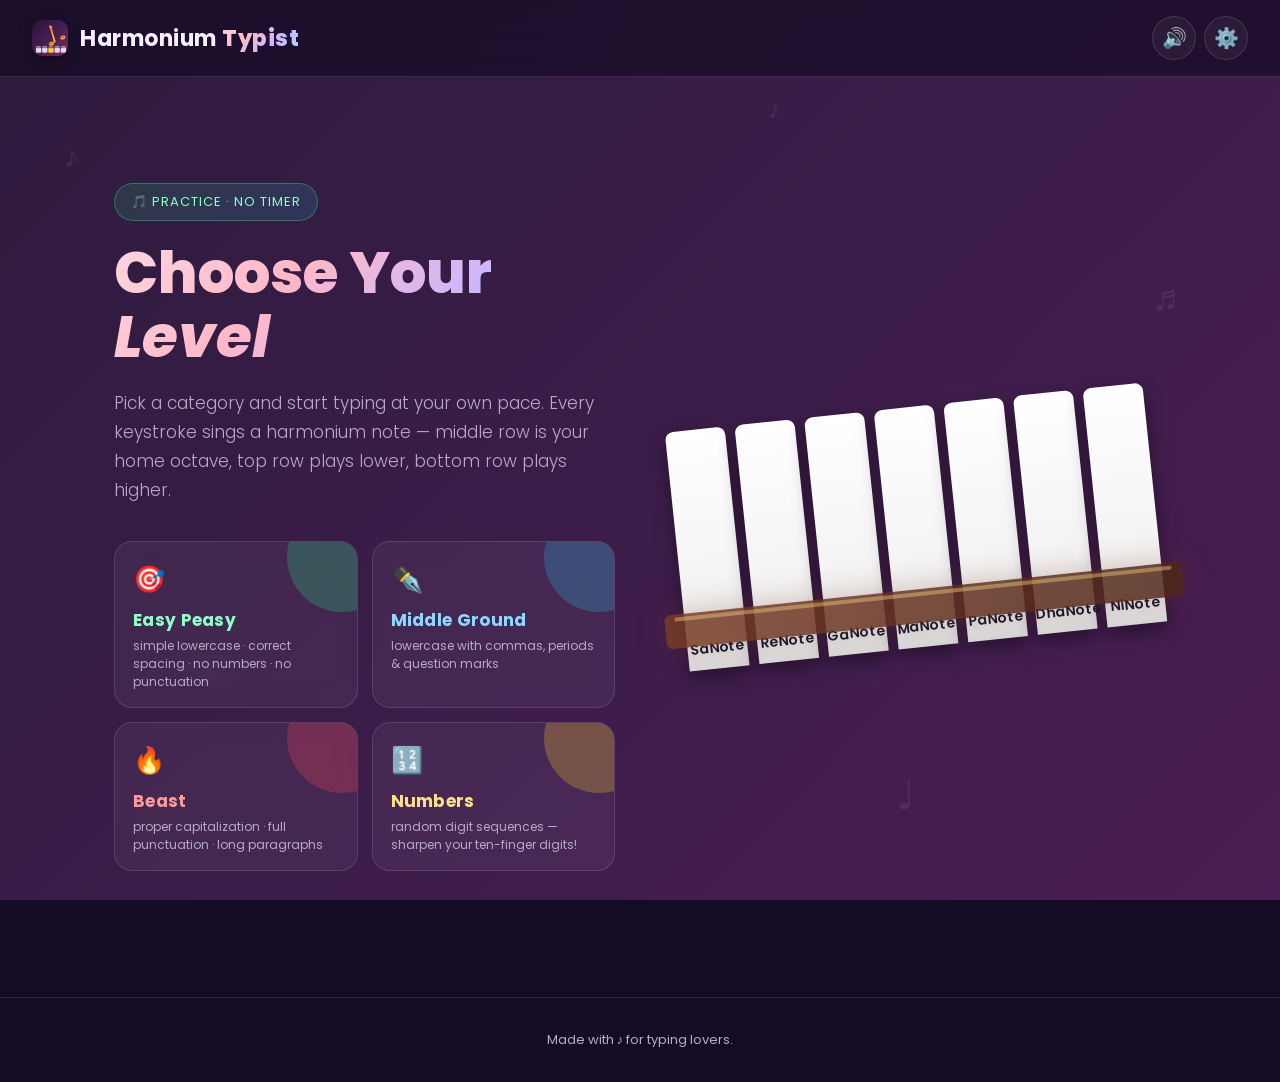
<file: index.html>
<!DOCTYPE html>
<html lang="en">
<head>
    <meta charset="UTF-8">
    <meta name="viewport" content="width=device-width, initial-scale=1.0">

    <!-- Hosting note: replace the placeholder domain below with your real domain -->
    <meta name="author" content="Harmonium Typist">
    <meta name="robots" content="index, follow">
    <meta name="theme-color" content="#2d1b3d">
    <meta name="format-detection" content="telephone=no">
    <meta name="application-name" content="Harmonium Typist">
    <meta name="mobile-web-app-capable" content="yes">
    <meta name="apple-mobile-web-app-capable" content="yes">
    <meta name="apple-mobile-web-app-status-bar-style" content="black-translucent">
    <meta name="apple-mobile-web-app-title" content="Harmonium Typist">

    <title>Harmonium Typist - Musical Typing Practice</title>
    <meta name="description" content="Learn typing with beautiful harmonium sounds. Every key you press plays a musical note in Indian sargam or Western scale. No timer, four difficulty levels.">
    <link rel="canonical" href="https://harmonium-typist.example.com/">

    <!-- Favicons -->
    <link rel="icon" href="assets/favicon.ico?v=3" type="image/x-icon">
    <link rel="icon" type="image/png" sizes="16x16" href="assets/favicon-16.png?v=3">
    <link rel="icon" type="image/png" sizes="32x32" href="assets/favicon-32.png?v=3">
    <link rel="icon" type="image/svg+xml" href="assets/favicon.svg?v=3">
    <link rel="apple-touch-icon" href="assets/apple-touch-icon.png?v=3">

    <!-- Open Graph (social sharing) -->
    <meta property="og:type" content="website">
    <meta property="og:site_name" content="Harmonium Typist">
    <meta property="og:title" content="Harmonium Typist - Musical Typing Practice">
    <meta property="og:description" content="Learn typing with beautiful harmonium sounds. Every key you press plays a musical note — Indian sargam or Western scale. No timer, four difficulty levels.">
    <meta property="og:image" content="https://harmonium-typist.example.com/assets/og-card.png">
    <meta property="og:image:width" content="1200">
    <meta property="og:image:height" content="630">
    <meta property="og:url" content="https://harmonium-typist.example.com/">
    <meta property="og:locale" content="en_US">

    <!-- Twitter card -->
    <meta name="twitter:card" content="summary_large_image">
    <meta name="twitter:title" content="Harmonium Typist - Musical Typing Practice">
    <meta name="twitter:description" content="Learn typing with beautiful harmonium sounds. Every key you press plays a musical note.">
    <meta name="twitter:image" content="https://harmonium-typist.example.com/assets/og-card.png">

    <!-- PWA / installability -->
    <link rel="manifest" href="manifest.webmanifest">

    <!-- Structured data -->
    <script type="application/ld+json">
    {
        "@context": "https://schema.org",
        "@type": "WebSite",
        "name": "Harmonium Typist",
        "url": "https://harmonium-typist.example.com/",
        "description": "Musical typing practice — every key plays a harmonium note in Indian sargam or Western scale.",
        "potentialAction": {
            "@type": "SearchAction"
        }
    }
    </script>

    <link rel="preconnect" href="https://fonts.googleapis.com">
    <link rel="preconnect" href="https://fonts.gstatic.com" crossorigin>
    <link href="https://fonts.googleapis.com/css2?family=Poppins:wght@300;400;500;600;700;800&display=swap" rel="stylesheet">
    <link rel="stylesheet" href="css/style.css">
</head>
<body>

    <div class="bg-gradient" id="bgGradient"></div>
    <div class="music-notes float-note-1">♪</div>
    <div class="music-notes float-note-2">♫</div>
    <div class="music-notes float-note-3">♬</div>
    <div class="music-notes float-note-4">♩</div>
    <div class="music-notes float-note-5">♪</div>

    <header class="header">
        <div class="logo" id="logoBtn" title="Back to levels">
            <img class="logo-img" src="assets/favicon.svg" alt="Harmonium Typist logo">
            <h1 class="logo-text">Harmonium <span>Typist</span></h1>
        </div>
        <div class="header-actions">
            <button class="icon-btn" id="soundToggle" title="Toggle Sound">🔊</button>
            <button class="icon-btn" id="settingsBtn" title="Settings">⚙️</button>
        </div>
    </header>

    <main class="container">
        <!-- Hero: Level Selection -->
        <section class="hero section" id="heroLevels">
            <div class="hero-content">
                <span class="hero-badge practice-badge">🎵 Practice · No Timer</span>
                <h2 class="hero-title">Choose Your <span class="gradient-text">Level</span></h2>
                <p class="hero-subtitle">
                    Pick a category and start typing at your own pace. Every keystroke
                    sings a harmonium note — middle row is your home octave, top row
                    plays lower, bottom row plays higher.
                </p>

                <div class="level-grid">
                    <button class="level-card level-easy" data-level="easy">
                        <span class="lc-icon">🎯</span>
                        <span class="lc-title">Easy Peasy</span>
                        <span class="lc-desc">simple lowercase · correct spacing · no numbers · no punctuation</span>
                    </button>
                    <button class="level-card level-mid" data-level="mid">
                        <span class="lc-icon">✒️</span>
                        <span class="lc-title">Middle Ground</span>
                        <span class="lc-desc">lowercase with commas, periods &amp; question marks</span>
                    </button>
                    <button class="level-card level-beast" data-level="beast">
                        <span class="lc-icon">🔥</span>
                        <span class="lc-title">Beast</span>
                        <span class="lc-desc">proper capitalization · full punctuation · long paragraphs</span>
                    </button>
                    <button class="level-card level-num" data-level="nums">
                        <span class="lc-icon">🔢</span>
                        <span class="lc-title">Numbers</span>
                        <span class="lc-desc">random digit sequences — sharpen your ten-finger digits!</span>
                    </button>
                </div>
            </div>

            <div class="hero-visual">
                <div class="harmonium-visual" id="harmoniumVisual">
                    <div class="h-key" data-key="SaNote"></div>
                    <div class="h-key" data-key="ReNote"></div>
                    <div class="h-key" data-key="GaNote"></div>
                    <div class="h-key" data-key="MaNote"></div>
                    <div class="h-key" data-key="PaNote"></div>
                    <div class="h-key" data-key="DhaNote"></div>
                    <div class="h-key" data-key="NiNote"></div>
                    <div class="h-body"></div>
                </div>
                <div class="note-flow" id="noteFlow"></div>
            </div>
        </section>

        <!-- Stats Bar -->
        <section class="stats-bar section hidden" id="statsBar">
            <div class="stat">
                <span class="stat-label">Speed</span>
                <span class="stat-value" id="wpmDisplay">0</span>
                <span class="stat-unit">WPM</span>
            </div>
            <div class="stat">
                <span class="stat-label">Accuracy</span>
                <span class="stat-value" id="accuracyDisplay">100</span>
                <span class="stat-unit">%</span>
            </div>
            <div class="stat">
                <span class="stat-label">Elapsed</span>
                <span class="stat-value" id="timerDisplay">0</span>
                <span class="stat-unit">s</span>
            </div>
            <div class="stat">
                <span class="stat-label">Errors</span>
                <span class="stat-value" id="errorDisplay">0</span>
                <span class="stat-unit">chars</span>
            </div>
            <div class="stat">
                <span class="stat-label">Progress</span>
                <span class="stat-value" id="progressDisplay">0</span>
                <span class="stat-unit">%</span>
            </div>
        </section>

        <!-- Typing Area -->
        <section class="typing-area section hidden" id="typingSection">
            <div class="typing-panel glass">
                <div class="typing-toolbar">
                    <button class="btn-levels" id="levelsBtn">← Levels</button>
                    <span class="difficulty-label" id="difficultyLabel">Easy Peasy</span>
                    <div class="typing-counts" id="typingCounts"></div>
                    <button class="btn-restart" id="restartBtn">↻ Restart</button>
                </div>

                <div class="text-display" id="textDisplay" tabindex="0">
                    <div class="text-content" id="textContent"></div>
                    <div class="text-cursor" id="textCursor"></div>
                </div>

                <div class="hide-input">
                    <input type="text" id="hiddenInput" autocomplete="off" autocorrect="off" autocapitalize="off" spellcheck="false" aria-label="Typing input">
                </div>

                <div class="typing-feedback" id="typingFeedback">
                    <span class="feedback-hint" id="feedbackHint">Start typing to begin...</span>
                    <span class="feedback-note" id="feedbackNote"></span>
                </div>
            </div>
        </section>

        <!-- Results Modal -->
        <div class="modal-overlay hidden" id="resultsModal">
            <div class="modal glass">
                <button class="modal-close" id="modalClose">×</button>
                <h3 class="modal-title" id="resultTitle">🎵 Practice Complete!</h3>
                <div class="result-score" id="resultScore">0</div>
                <div class="result-grade" id="resultGrade">A+</div>
                <div class="result-stats">
                    <div class="result-stat">
                        <span class="r-label">WPM</span>
                        <span class="r-value" id="resultWpm">0</span>
                    </div>
                    <div class="result-stat">
                        <span class="r-label">Accuracy</span>
                        <span class="r-value" id="resultAccuracy">0%</span>
                    </div>
                    <div class="result-stat">
                        <span class="r-label">Errors</span>
                        <span class="r-value" id="resultErrors">0</span>
                    </div>
                    <div class="result-stat">
                        <span class="r-label">Time</span>
                        <span class="r-value" id="resultTime">0s</span>
                    </div>
                </div>
                <div class="result-actions">
                    <button class="btn-primary" id="tryAgainBtn">↻ Try Again</button>
                    <button class="btn-secondary" id="newTextBtn">📝 New Text</button>
                    <button class="btn-secondary" id="changeLevelBtn">🎛 Change Level</button>
                </div>
            </div>
        </div>

        <!-- Settings Modal -->
        <div class="modal-overlay hidden" id="settingsModal">
            <div class="modal glass settings-modal">
                <button class="modal-close" id="settingsClose">×</button>
                <h3 class="modal-title">⚙️ Settings</h3>

                <div class="setting-group">
                    <label class="setting-label">Sound Effects</label>
                    <div class="toggle-row">
                        <span>Keyboard Notes</span>
                        <label class="toggle">
                            <input type="checkbox" id="soundOnToggle" checked>
                            <span class="toggle-slider"></span>
                        </label>
                    </div>
                </div>

                <div class="setting-group">
                    <label class="setting-label">Note Style</label>
                    <div class="segmented-control" id="scaleStyleControl">
                        <button data-value="sargam" class="active">Indian Scale</button>
                        <button data-value="western">Western Scale</button>
                    </div>
                </div>
            </div>
        </div>
    </main>

    <footer class="footer">
        <p>Made with ♪ for typing lovers. <span id="footerNote"></span></p>
    </footer>

    <script src="assets/texts.inline.js?v=2"></script>
    <script src="js/audio.js?v=3"></script>
    <script src="js/typing.js?v=2"></script>
    <script src="js/ui.js?v=2"></script>
    <script src="js/app.js?v=2"></script>
</body>
</html>
</file>
<file: css/style.css>
/* ============================================
   Harmonium Typist - Style Sheet
   Musical Theme with Gradient Effects
   ============================================ */

:root {
    --c-sa: #ff4757;      /* Sa - Red */
    --c-re: #ff8c42;      /* Re - Orange */
    --c-ga: #ffd32a;      /* Ga - Yellow */
    --c-ma: #26de81;      /* Ma - Green */
    --c-pa: #20bfe6;      /* Pa - Sky Blue */
    --c-dha: #5f27cd;     /* Dha - Indigo */
    --c-ni: #fd79a8;      /* Ni - Magenta */

    --gradient-main: linear-gradient(135deg, #2d1b3d 0%, #4a1e54 25%, #6d2a6d 50%, #8a3a6e 75%, #5c2a5e 100%);
    --gradient-panel: linear-gradient(145deg, rgba(255, 255, 255, 0.08), rgba(255, 255, 255, 0.02));
    --gradient-text: linear-gradient(135deg, #ffd6e0, #ffb8c8, #c9b7ff, #a8d8ff);

    --bg-dark: #140b24;
    --text-light: #f5f0ff;
    --text-muted: #b8aac8;
    --border-glass: rgba(255, 255, 255, 0.12);

    --font-main: 'Poppins', sans-serif;
    --radius: 16px;
    --radius-sm: 10px;
    --shadow-sm: 0 4px 20px rgba(0, 0, 0, 0.3);
    --shadow-md: 0 8px 32px rgba(0, 0, 0, 0.4);
    --shadow-glow: 0 0 30px rgba(255, 177, 32, 0.2);
}

* {
    margin: 0;
    padding: 0;
    box-sizing: border-box;
}

html {
    scroll-behavior: smooth;
}

body {
    font-family: var(--font-main);
    background: var(--bg-dark);
    color: var(--text-light);
    overflow-x: hidden;
    min-height: 100vh;
    position: relative;
}

::selection {
    background: rgba(255, 177, 32, 0.4);
    color: #fff;
}

/* Scrollbar styling */
::-webkit-scrollbar {
    width: 8px;
    height: 8px;
}
::-webkit-scrollbar-track {
    background: var(--bg-dark);
}
::-webkit-scrollbar-thumb {
    background: linear-gradient(180deg, var(--c-ga), var(--c-ma), var(--c-pa));
    border-radius: 4px;
}

/* ===== Background Gradient ===== */
.bg-gradient {
    position: fixed;
    inset: 0;
    z-index: -10;
    background: var(--gradient-main);
    transition: background 1s ease;
    animation: bgShift 20s ease infinite;
    background-size: 400% 400%;
}

.bg-gradient.note-glass {
    filter: brightness(1.2);
}

@keyframes bgShift {
    0% { background-position: 0% 50%; }
    50% { background-position: 100% 50%; }
    100% { background-position: 0% 50%; }
}

/* ===== Floating Music Notes ===== */
.music-notes {
    position: fixed;
    font-size: 30px;
    color: rgba(255, 255, 255, 0.08);
    z-index: -5;
    pointer-events: none;
    animation: floatNote 12s ease-in-out infinite;
}

.float-note-1 { top: 15%; left: 5%; }
.float-note-2 { top: 70%; left: 15%; animation-delay: -3s; font-size: 44px; }
.float-note-3 { top: 30%; left: 90%; animation-delay: -6s; font-size: 36px; }
.float-note-4 { top: 85%; left: 70%; animation-delay: -9s; font-size: 40px; }
.float-note-5 { top: 10%; left: 60%; animation-delay: -2s; font-size: 26px; }

@keyframes floatNote {
    0%, 100% { transform: translateY(0) rotate(0deg); }
    50% { transform: translateY(-40px) rotate(20deg); }
}

/* ===== Responsive: Medium screens (laptops with shorter viewport) ===== */
@media (min-width: 901px) and (max-height: 820px) {
    .hero {
        padding: 36px 0 16px;
        min-height: auto;
    }

    .hero-title { font-size: 44px; margin-bottom: 14px; }
    .hero-subtitle { margin-bottom: 24px; font-size: 15px; }

    .harmonium-visual {
        grid-template-columns: repeat(7, 44px);
        gap: 7px;
    }

    .h-key { width: 44px; height: 170px; }
    .h-key::after { font-size: 12px; }

    .level-grid { margin-top: 18px; }
    .stats-bar { margin-top: 12px; margin-bottom: 16px; }
}

/* ===== Responsive: Large screens (desktop / full HD) ===== */
@media (min-width: 1400px) {
    .container { max-width: 1280px; }

    .hero-title { font-size: 68px; }
    .hero-subtitle { max-width: 540px; font-size: 18px; }

    .harmonium-visual {
        grid-template-columns: repeat(7, 72px);
        gap: 12px;
    }

    .h-key { width: 72px; height: 280px; }
    .h-key::after { font-size: 16px; }

    .text-display { font-size: 27px; padding: 34px; }
    .stat-value { font-size: 32px; }
}

/* ===== Responsive: Very large screens (big monitors) ===== */
@media (min-width: 1920px) {
    .container { max-width: 1500px; }

    .hero {
        padding: 90px 0 50px;
        min-height: auto;
    }

    .hero-title { font-size: 78px; }

    .harmonium-visual {
        grid-template-columns: repeat(7, 85px);
        gap: 14px;
    }

    .h-key { width: 85px; height: 330px; }

    .level-grid { max-width: 620px; gap: 16px; }

    .typing-panel { padding: 36px; }
    .text-display { font-size: 30px; line-height: 2.1; padding: 40px; }
    .stats-bar { gap: 16px; }
    .stat { padding: 24px 20px; }
    .stat-value { font-size: 36px; }
    .stat-label { font-size: 13px; }
    .stat-unit { font-size: 13px; }

    .modal { max-width: 540px; padding: 56px; }
    .result-score { font-size: 84px; }
}

/* ===== Header ===== */
.header {
    display: flex;
    align-items: center;
    justify-content: space-between;
    padding: 16px 32px;
    position: sticky;
    top: 0;
    z-index: 100;
    background: rgba(20, 11, 36, 0.7);
    backdrop-filter: blur(20px);
    -webkit-backdrop-filter: blur(20px);
    border-bottom: 1px solid var(--border-glass);
}

.logo {
    display: flex;
    align-items: center;
    gap: 12px;
}

.logo-img {
    width: 36px;
    height: 36px;
    border-radius: 10px;
    box-shadow: 0 4px 14px rgba(0, 0, 0, 0.35);
    display: inline-block;
}

@keyframes logoSpin {
    0%, 100% { transform: rotate(-10deg) scale(1); }
    50% { transform: rotate(10deg) scale(1.15); }
}

.logo-text {
    font-size: 22px;
    font-weight: 700;
    letter-spacing: 0.5px;
}

.logo-text span {
    background: var(--gradient-text);
    -webkit-background-clip: text;
    background-clip: text;
    color: transparent;
    font-weight: 800;
}

.header-actions {
    display: flex;
    gap: 8px;
}

.icon-btn {
    width: 44px;
    height: 44px;
    border-radius: 50%;
    border: 1px solid var(--border-glass);
    background: rgba(255, 255, 255, 0.05);
    color: var(--text-light);
    font-size: 20px;
    cursor: pointer;
    transition: all 0.3s ease;
    display: flex;
    align-items: center;
    justify-content: center;
    position: relative;
}

.icon-btn:hover {
    background: rgba(255, 255, 255, 0.15);
    transform: translateY(-2px);
    box-shadow: var(--shadow-sm);
}

.icon-btn.sound-off::before {
    content: '';
    position: absolute;
    top: 50%;
    left: -3px;
    right: -3px;
    height: 3px;
    background: #ff4757;
    transform: rotate(-45deg);
    border-radius: 2px;
}

/* ===== Container & Sections ===== */
.container {
    max-width: 1100px;
    margin: 0 auto;
    padding: 20px 24px;
}

.section {
    animation: fadeInUp 0.8s ease;
}

.hidden {
    display: none !important;
}

@keyframes fadeInUp {
    from {
        opacity: 0;
        transform: translateY(30px);
    }
    to {
        opacity: 1;
        transform: translateY(0);
    }
}

/* ===== Hero Section ===== */
.hero {
    display: flex;
    align-items: center;
    justify-content: space-between;
    gap: 50px;
    padding: 80px 0 40px;
    min-height: calc(100vh - 80px);
}

.hero-content {
    flex: 1;
}

.hero-badge {
    display: inline-block;
    padding: 8px 16px;
    background: rgba(255, 255, 255, 0.08);
    border: 1px solid var(--border-glass);
    border-radius: 50px;
    font-size: 13px;
    letter-spacing: 1px;
    text-transform: uppercase;
    color: var(--text-muted);
    margin-bottom: 20px;
    backdrop-filter: blur(10px);
}

.hero-title {
    font-size: 58px;
    font-weight: 800;
    line-height: 1.1;
    margin-bottom: 20px;
    background: var(--gradient-text);
    -webkit-background-clip: text;
    background-clip: text;
    color: transparent;
}

.gradient-text {
    font-style: italic;
    font-weight: 800;
}

.hero-subtitle {
    font-size: 17px;
    color: var(--text-muted);
    line-height: 1.7;
    max-width: 480px;
    margin-bottom: 36px;
    font-weight: 300;
}

.hero-buttons {
    display: flex;
    gap: 16px;
}

.btn-primary, .btn-secondary {
    padding: 14px 32px;
    border-radius: 50px;
    font-family: var(--font-main);
    font-size: 15px;
    font-weight: 600;
    cursor: pointer;
    transition: all 0.3s ease;
    letter-spacing: 0.3px;
    border: none;
}

.btn-primary {
    background: linear-gradient(135deg, #ffd32a, #ff8c42, #ff4757);
    color: #2d1b1b;
    box-shadow: 0 8px 25px rgba(255, 140, 66, 0.4);
}

.btn-primary:hover {
    transform: translateY(-3px) scale(1.02);
    box-shadow: 0 12px 35px rgba(255, 140, 66, 0.55);
}

.btn-secondary {
    background: rgba(255, 255, 255, 0.08);
    color: var(--text-light);
    border: 1px solid var(--border-glass);
    backdrop-filter: blur(10px);
}

.btn-secondary:hover {
    background: rgba(255, 255, 255, 0.18);
    transform: translateY(-3px);
    box-shadow: var(--shadow-sm);
}

/* ===== Harmonium Visual ===== */
.hero-visual {
    flex: 1;
    position: relative;
    display: flex;
    justify-content: center;
    align-items: center;
}

.harmonium-visual {
    display: grid;
    grid-template-columns: repeat(7, 60px);
    gap: 10px;
    transform: rotate(-6deg);
    transition: transform 0.6s ease;
}

.harmonium-visual:hover {
    transform: rotate(-2deg) scale(1.02);
}

.h-key {
    width: 60px;
    height: 240px;
    background: linear-gradient(180deg, #ffffff 0%, #f0f0f0 85%, #d8d8d8 100%);
    border-radius: 8px 8px 0 0;
    box-shadow: 0 8px 20px rgba(0, 0, 0, 0.4);
    position: relative;
    cursor: pointer;
    transition: transform 0.15s ease, background 0.3s ease, box-shadow 0.3s ease;
}

.h-key::after {
    content: attr(data-key);
    position: absolute;
    bottom: 10px;
    left: 0;
    right: 0;
    text-align: center;
    font-size: 14px;
    font-weight: 600;
    color: #14142e;
}

.h-key.pressed {
    transform: translateY(6px);
    background: linear-gradient(180deg, var(--highlight), #ffffff 90%);
    box-shadow: 0 2px 8px rgba(0, 0, 0, 0.2), 0 0 30px var(--glow);
    transition: transform 0.1s ease;
}

.h-key.note-sa.btn-clicked { --c-sa: #ff4757; background: var(--c-sa); }

.h-key:hover {
    box-shadow: 0 12px 30px rgba(0, 0, 0, 0.5);
    transform: translateY(-3px);
}

.h-body {
    position: absolute;
    bottom: 24px;
    left: -20px;
    right: -20px;
    height: 34px;
    background: linear-gradient(90deg, rgba(120, 60, 40, 0.85), rgba(80, 40, 25, 0.85));
    border-radius: 6px;
    box-shadow: 0 0 30px rgba(120, 60, 40, 0.3);
}

.h-body::after {
    content: '';
    position: absolute;
    top: 3px;
    left: 10px;
    right: 10px;
    height: 4px;
    background: rgba(255, 215, 130, 0.4);
    border-radius: 2px;
}

/* ===== Level Selection ===== */
.practice-badge {
    background: linear-gradient(135deg, rgba(38, 222, 129, 0.15), rgba(32, 191, 230, 0.15));
    border-color: rgba(38, 222, 129, 0.4);
    color: #8dffc9;
}

.level-grid {
    display: grid;
    grid-template-columns: repeat(2, 1fr);
    gap: 14px;
    margin-top: 26px;
    max-width: 540px;
}

.level-card {
    display: flex;
    flex-direction: column;
    align-items: flex-start;
    text-align: left;
    gap: 4px;
    padding: 18px 18px 16px;
    border-radius: 18px;
    border: 1px solid var(--border-glass);
    background: rgba(255, 255, 255, 0.05);
    backdrop-filter: blur(10px);
    cursor: pointer;
    font-family: var(--font-main);
    transition: transform 0.3s ease, box-shadow 0.3s ease, background 0.3s ease;
    position: relative;
    overflow: hidden;
}

.level-card::before {
    content: '';
    position: absolute;
    top: -40px;
    right: -40px;
    width: 110px;
    height: 110px;
    border-radius: 50%;
    opacity: 0.25;
    pointer-events: none;
    transition: opacity 0.3s ease, transform 0.3s ease;
}

.level-card:hover {
    transform: translateY(-5px);
    box-shadow: 0 12px 34px rgba(0, 0, 0, 0.45);
}

.level-card:hover::before {
    transform: scale(1.4);
    opacity: 0.4;
}

.level-easy::before { background: var(--c-ma); }
.level-mid::before { background: var(--c-pa); }
.level-beast::before { background: var(--c-sa); }
.level-num::before { background: var(--c-ga); }

.lc-icon {
    font-size: 26px;
    margin-bottom: 4px;
}

.lc-title {
    font-size: 17px;
    font-weight: 700;
    color: #fff;
    letter-spacing: 0.3px;
}

.level-easy .lc-title { color: #8dffc9; }
.level-mid .lc-title { color: #8dd8ff; }
.level-beast .lc-title { color: #ff9a9a; }
.level-num .lc-title { color: #ffe08a; }

.lc-desc {
    font-size: 12px;
    line-height: 1.5;
    color: var(--text-muted);
}

.hero-footnote {
    margin-top: 18px;
    font-size: 12px;
    color: var(--text-muted);
    font-style: italic;
}

.btn-levels {
    padding: 8px 16px;
    border: 1px solid var(--border-glass);
    background: rgba(255, 255, 255, 0.05);
    color: var(--text-light);
    font-family: var(--font-main);
    font-size: 13px;
    font-weight: 500;
    border-radius: 50px;
    cursor: pointer;
    transition: all 0.3s ease;
}

.btn-levels:hover {
    background: rgba(255, 255, 255, 0.15);
    transform: translateX(-2px);
}

/* ===== Note Flow ===== */
.note-flow {
    position: absolute;
    inset: 0;
    pointer-events: none;
}

.flowing-note {
    position: absolute;
    font-size: 28px;
    animation: noteRise 1.2s ease-out forwards;
    text-shadow: 0 0 20px currentColor;
    pointer-events: none;
}

@keyframes noteRise {
    0% { opacity: 1; transform: translateY(0) scale(0.5); }
    40% { opacity: 1; transform: translateY(-60px) scale(1.2) rotate(10deg); }
    100% { opacity: 0; transform: translateY(-140px) scale(1.4) rotate(-10deg); }
}

/* ===== Stats Bar ===== */
.stats-bar {
    display: grid;
    grid-template-columns: repeat(5, 1fr);
    gap: 12px;
    margin-top: 20px;
    margin-bottom: 24px;
}

.stat {
    background: var(--gradient-panel);
    border: 1px solid var(--border-glass);
    border-radius: var(--radius);
    padding: 18px 16px;
    text-align: center;
    backdrop-filter: blur(12px);
    transition: all 0.3s ease;
}

.stat:hover {
    transform: translateY(-4px);
    box-shadow: var(--shadow-md);
}

.stat-label {
    display: block;
    font-size: 11px;
    text-transform: uppercase;
    letter-spacing: 1.5px;
    color: var(--text-muted);
    margin-bottom: 6px;
}

.stat-value {
    display: block;
    font-size: 28px;
    font-weight: 800;
    line-height: 1;
    background: var(--gradient-text);
    -webkit-background-clip: text;
    background-clip: text;
    color: transparent;
}

.stat-unit {
    font-size: 12px;
    color: var(--text-muted);
    display: block;
    margin-top: 4px;
}

/* ===== Typing Area ===== */
.typing-area {
    padding-top: 10px;
}

.glass {
    background: var(--gradient-panel);
    border: 1px solid var(--border-glass);
    border-radius: 24px;
    backdrop-filter: blur(20px);
    -webkit-backdrop-filter: blur(20px);
    box-shadow: var(--shadow-md);
}

.typing-panel {
    padding: 28px;
    margin-bottom: 24px;
    position: relative;
    overflow: hidden;
}

.typing-panel::before {
    content: '';
    position: absolute;
    top: -100px;
    right: -100px;
    width: 250px;
    height: 250px;
    background: radial-gradient(circle, rgba(255, 211, 42, 0.08), transparent 70%);
    pointer-events: none;
}

.typing-toolbar {
    display: flex;
    align-items: center;
    justify-content: space-between;
    gap: 10px;
    margin-bottom: 24px;
    flex-wrap: wrap;
}

.difficulty-label {
    padding: 6px 16px;
    background: linear-gradient(135deg, rgba(255, 211, 42, 0.2), rgba(255, 140, 66, 0.2));
    border-radius: 50px;
    font-size: 13px;
    font-weight: 600;
    color: #ffd86b;
    border: 1px solid rgba(255, 211, 42, 0.3);
}

.typing-counts {
    font-size: 13px;
    color: var(--text-muted);
}

.btn-restart {
    padding: 8px 20px;
    border: 1px solid var(--border-glass);
    background: rgba(255, 255, 255, 0.05);
    color: var(--text-light);
    font-family: var(--font-main);
    font-size: 13px;
    font-weight: 500;
    border-radius: 50px;
    cursor: pointer;
    transition: all 0.3s ease;
}

.btn-restart:hover {
    background: rgba(255, 255, 255, 0.15);
    transform: translateY(-2px);
}

.text-display {
    position: relative;
    background: rgba(10, 5, 20, 0.5);
    border-radius: var(--radius);
    padding: 28px;
    min-height: 120px;
    font-size: 24px;
    line-height: 2;
    letter-spacing: 0.5px;
    cursor: text;
    border: 2px solid transparent;
    transition: border-color 0.3s ease;
    user-select: none;
}

.text-display:focus {
    outline: none;
    border-color: rgba(255, 211, 42, 0.5);
    box-shadow: 0 0 0 4px rgba(255, 211, 42, 0.08);
}

.text-content {
    white-space: pre-wrap;
    word-wrap: break-word;
    font-family: 'Consolas', 'Courier New', monospace;
}

.text-content span {
    transition: color 0.2s ease, background 0.2s ease;
}

.char-correct {
    color: #6ef2a1;
}

.char-wrong {
    color: #ff4757;
    background: rgba(255, 71, 87, 0.15);
    border-radius: 3px;
    text-decoration: underline;
    text-decoration-color: rgba(255, 71, 87, 0.6);
}

.char-current {
    background: rgba(255, 211, 42, 0.25);
    border-radius: 3px;
    animation: charPulse 1.5s ease-in-out infinite;
}

@keyframes charPulse {
    0%, 100% { background-color: rgba(255, 211, 42, 0.2); }
    50% { background-color: rgba(255, 211, 42, 0.35); }
}

.text-cursor {
    position: absolute;
    display: none;
    width: 3px;
    border-radius: 2px;
    background: var(--c-ga);
    box-shadow: 0 0 10px rgba(255, 211, 42, 0.6);
    animation: cursorBlink 1s step-end infinite;
    pointer-events: none;
}

@keyframes cursorBlink {
    0%, 100% { opacity: 1; }
    50% { opacity: 0; }
}

.hide-input {
    position: absolute;
    top: 0;
    left: 0;
    opacity: 0;
    height: 0;
    overflow: hidden;
    width: 1px;
}

.typing-feedback {
    display: flex;
    align-items: center;
    justify-content: space-between;
    margin-top: 20px;
    min-height: 32px;
}

.feedback-hint {
    font-size: 13px;
    color: var(--text-muted);
    font-style: italic;
}

.feedback-note {
    font-size: 15px;
    font-weight: 600;
    color: var(--text-light);
    transition: all 0.3s ease;
    opacity: 0;
    transform: scale(0.9);
}

.feedback-note.show {
    opacity: 1;
    transform: scale(1);
}

/* ===== Modal ===== */
.modal-overlay {
    position: fixed;
    inset: 0;
    background: rgba(10, 5, 20, 0.8);
    backdrop-filter: blur(10px);
    display: flex;
    align-items: center;
    justify-content: center;
    z-index: 200;
    animation: fadeIn 0.3s ease;
}

@keyframes fadeIn {
    from { opacity: 0; }
    to { opacity: 1; }
}

.modal {
    position: relative;
    padding: 48px;
    text-align: center;
    max-width: 480px;
    width: 90%;
    animation: modalPop 0.5s cubic-bezier(0.68, -0.55, 0.265, 1.55);
}

@keyframes modalPop {
    from { transform: scale(0.7); opacity: 0; }
    to { transform: scale(1); opacity: 1; }
}

.modal-close {
    position: absolute;
    top: 16px;
    right: 16px;
    width: 36px;
    height: 36px;
    border-radius: 50%;
    border: 1px solid var(--border-glass);
    background: rgba(255, 255, 255, 0.05);
    color: var(--text-muted);
    font-size: 20px;
    cursor: pointer;
    transition: all 0.3s ease;
}

.modal-close:hover {
    background: rgba(255, 71, 87, 0.2);
    color: #ff4757;
    transform: rotate(90deg);
}

.modal-title {
    font-size: 28px;
    margin-bottom: 20px;
    font-weight: 700;
}

.result-score {
    font-size: 72px;
    font-weight: 800;
    background: var(--gradient-text);
    -webkit-background-clip: text;
    background-clip: text;
    color: transparent;
    line-height: 1.1;
    margin-bottom: 4px;
}

.result-grade {
    font-size: 20px;
    font-weight: 700;
    margin-bottom: 28px;
    padding: 6px 20px;
    display: inline-block;
    border-radius: 50px;
}

.grade-s {
    background: linear-gradient(135deg, #ffd32a, #ff8c42);
    color: #1a1a1a;
    box-shadow: 0 0 25px rgba(255, 211, 42, 0.5);
}

.grade-a {
    background: linear-gradient(135deg, #26de81, #20bfe6);
    color: #06281a;
}

.grade-b {
    background: linear-gradient(135deg, #20bfe6, #5f27cd);
    color: #fff;
}

.grade-c {
    background: linear-gradient(135deg, #5f27cd, #fd79a8);
    color: #fff;
}

.grade-d {
    background: linear-gradient(135deg, #ff4757, #ff8c42);
    color: #fff;
}

.result-stats {
    display: grid;
    grid-template-columns: repeat(4, 1fr);
    gap: 12px;
    margin-bottom: 32px;
}

.result-stat {
    background: rgba(255, 255, 255, 0.05);
    border-radius: var(--radius-sm);
    padding: 16px 8px;
    border: 1px solid var(--border-glass);
}

.r-label {
    display: block;
    font-size: 11px;
    text-transform: uppercase;
    letter-spacing: 1px;
    color: var(--text-muted);
    margin-bottom: 6px;
}

.r-value {
    font-size: 22px;
    font-weight: 700;
    background: var(--gradient-text);
    -webkit-background-clip: text;
    background-clip: text;
    color: transparent;
}

.result-actions {
    display: flex;
    gap: 12px;
    justify-content: center;
    flex-wrap: wrap;
}

/* ===== Settings Modal ===== */
.settings-modal {
    text-align: left;
    max-width: 420px;
}

.setting-group {
    margin-bottom: 28px;
}

.setting-label {
    display: block;
    font-size: 13px;
    font-weight: 600;
    text-transform: uppercase;
    letter-spacing: 1px;
    color: var(--text-muted);
    margin-bottom: 12px;
}

.segmented-control {
    display: flex;
    background: rgba(255, 255, 255, 0.05);
    border-radius: 12px;
    padding: 4px;
    gap: 4px;
    border: 1px solid var(--border-glass);
}

.segmented-control button {
    flex: 1;
    padding: 10px 12px;
    border: none;
    background: transparent;
    color: var(--text-muted);
    font-family: var(--font-main);
    font-size: 13px;
    font-weight: 500;
    border-radius: 8px;
    cursor: pointer;
    transition: all 0.3s ease;
}

.segmented-control button.active {
    background: linear-gradient(135deg, rgba(32, 191, 230, 0.6), rgba(95, 39, 205, 0.6));
    color: #fff;
    box-shadow: 0 4px 15px rgba(32, 191, 230, 0.3);
}

.toggle-row {
    display: flex;
    align-items: center;
    justify-content: space-between;
    padding: 12px 0;
    font-size: 14px;
}

.toggle {
    position: relative;
    display: inline-block;
    width: 50px;
    height: 28px;
}

.toggle input {
    opacity: 0;
    width: 0;
    height: 0;
}

.toggle-slider {
    position: absolute;
    inset: 0;
    background: rgba(255, 255, 255, 0.15);
    border-radius: 28px;
    cursor: pointer;
    transition: all 0.3s ease;
    border: 1px solid var(--border-glass);
}

.toggle-slider::before {
    content: '';
    position: absolute;
    width: 22px;
    height: 22px;
    left: 3px;
    top: 2.5px;
    background: #fff;
    border-radius: 50%;
    transition: all 0.3s ease;
    box-shadow: 0 2px 6px rgba(0, 0, 0, 0.4);
}

.toggle input:checked + .toggle-slider {
    background: linear-gradient(135deg, var(--c-pa), var(--c-dha));
}

.toggle input:checked + .toggle-slider::before {
    transform: translateX(21px);
}

/* ===== Footer ===== */
.footer {
    text-align: center;
    padding: 32px;
    color: var(--text-muted);
    font-size: 13px;
    border-top: 1px solid var(--border-glass);
    margin-top: 60px;
}

/* ===== Flash & Shake effects ===== */
@keyframes shake {
    0%, 100% { transform: translateX(0); }
    20%, 60% { transform: translateX(-5px); }
    40%, 80% { transform: translateX(5px); }
}

.shake {
    animation: shake 0.3s ease;
    border-color: rgba(255, 71, 87, 0.4) !important;
}

.fade-away {
    opacity: 0;
    transform: scale(0.8);
    pointer-events: none;
}

/* ===== Responsive ===== */
@media (max-width: 900px) {
    .hero {
        flex-direction: column;
        padding: 40px 0 20px;
        text-align: center;
    }

    .hero-title { font-size: 40px; }
    .hero-subtitle { margin-left: auto; margin-right: auto; }
    .hero-buttons { justify-content: center; }

    .harmonium-visual {
        grid-template-columns: repeat(7, 40px);
        gap: 6px;
        margin-top: 20px;
    }

    .h-key { width: 40px; height: 160px; font-size: 11px; }
    .h-key::after { font-size: 11px; }

    .stats-bar {
        grid-template-columns: repeat(3, 1fr);
    }

    .text-display {
        font-size: 18px;
        padding: 20px;
    }

    .result-stats {
        grid-template-columns: repeat(2, 1fr);
    }
}

@media (max-width: 600px) {
    .header {
        padding: 12px 16px;
    }

    .logo-text { font-size: 18px; }

    .hero-title { font-size: 32px; }

    .level-grid {
        grid-template-columns: 1fr;
    }

    .stats-bar {
        grid-template-columns: repeat(2, 1fr);
    }

    .modal { padding: 32px 20px; }

    .result-score { font-size: 52px; }

    .result-actions {
        flex-direction: column;
        gap: 8px;
    }

    .result-actions .btn-primary,
    .result-actions .btn-secondary {
        width: 100%;
    }
}
</file>
